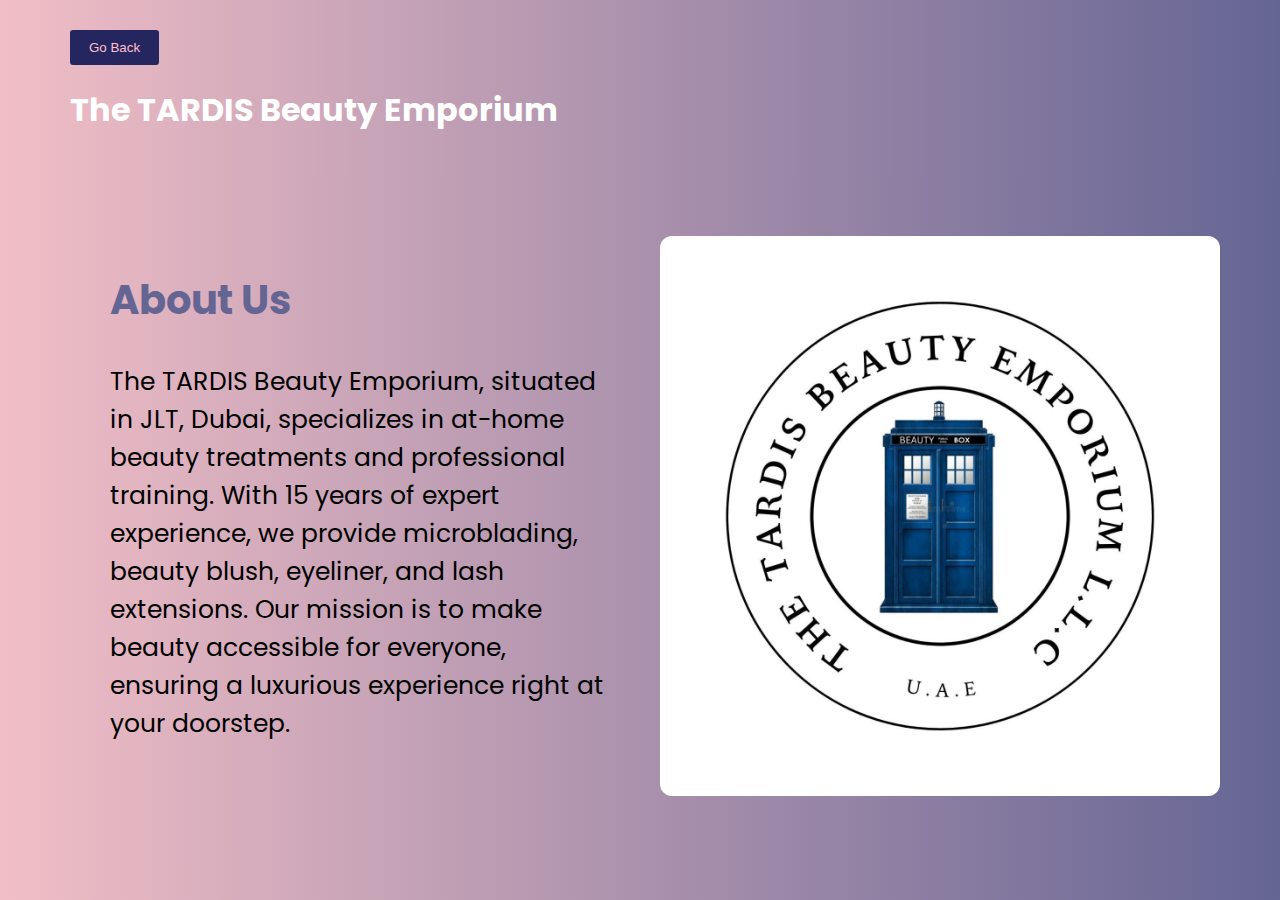
<file: about-us.html>
<!DOCTYPE html>
<html lang="en">
<head>
  <meta charset="UTF-8" />
  <meta name="viewport" content="width=device-width, initial-scale=1.0"/>
  <title>About Us - The TARDIS Beauty Emporium</title>
  <link rel="preconnect" href="https://fonts.googleapis.com">
  <link rel="preconnect" href="https://fonts.gstatic.com" crossorigin>
  <link href="https://fonts.googleapis.com/css2?family=Playfair+Display+SC:ital,wght@0,400;0,700;0,900;1,400;1,700;1,900&family=Poppins:ital,wght@0,100;0,200;0,300;0,400;0,500;0,600;0,700;0,800;0,900;1,100;1,200;1,300;1,400;1,500;1,600;1,700;1,800;1,900&display=swap" rel="stylesheet">
  <link rel="stylesheet" href="./about-us.css" />
</head>
<body style="margin: 0; font-family: 'Poppins', sans-serif; background-color: #f5f5f5; color: #333;">
  
  <header style="padding: 20px;  background: linear-gradient(to left , #656594,rgb(241, 190, 198)); color: white;">
    <a href="./index.html" class="btn btn-sm btn-outline-primary mx-1" > <button   style="color: pink; background-color:  #25255f; margin-left: 50px; margin-top: 10px; padding-left: 19px; padding-right: 19px; padding-top: 10px; padding-bottom: 10px; border-radius: 3px; border-color: white; border: 4px;" >
        Go Back
      </button> </a>
    <h1 style="margin-left: 50px;">The TARDIS Beauty Emporium</h1>
  </header>

  <main style="display: flex; flex-wrap: wrap; padding: 40px; align-items: center;">
    <div style="flex: 1; min-width: 300px; padding: 20px;">
      <h2 style="margin-top: 0; margin-left: 50px; color: #656594; font-size: 40px;">About Us</h2>
      <p style="margin-left: 50px; font-size: 25px; color: black">
        The TARDIS Beauty Emporium, situated in JLT, Dubai, specializes in at-home beauty treatments and professional training. 
        With 15 years of expert experience, we provide microblading, beauty blush, eyeliner, and lash extensions. 
        Our mission is to make beauty accessible for everyone, ensuring a luxurious experience right at your doorstep.
      </p>
    </div>
    <div style="flex: 1; min-width: 300px; padding: 20px;">
      <img src="./photo_2025-07-27_10-59-37.jpg" alt="Makeup service" style="width: 100%; border-radius: 12px;" />
    </div>
  </main>
</body>
</html>
</file>
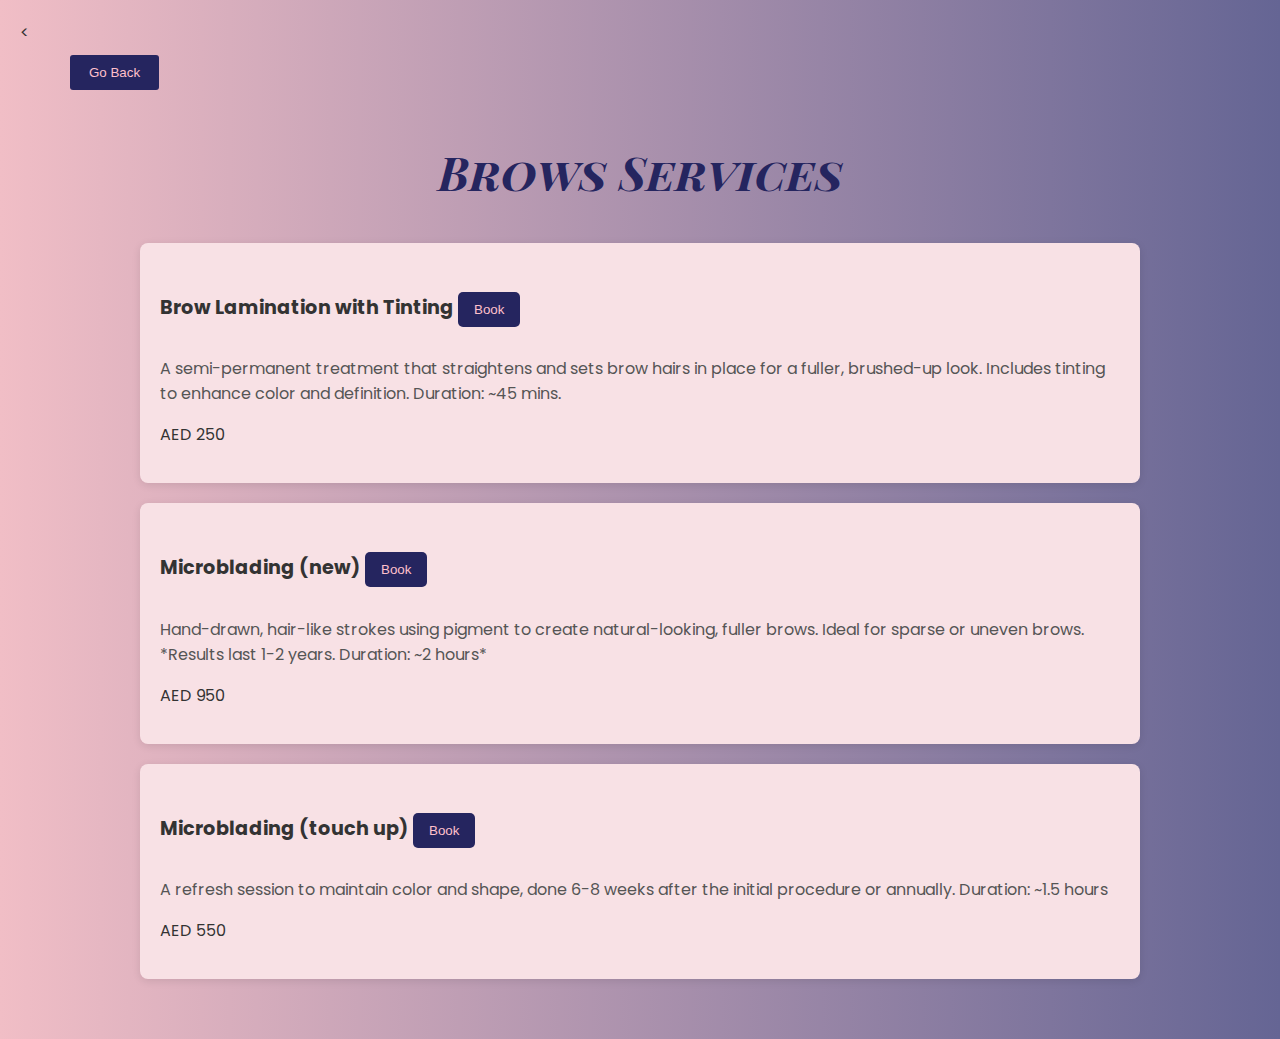
<file: brows.html>
<!DOCTYPE html>
<html lang="en">
<head>
  <<meta name="viewport" content="width=device-width, initial-scale=1.0">

  <link rel="preconnect" href="https://fonts.googleapis.com">
  <link rel="preconnect" href="https://fonts.gstatic.com" crossorigin>
  <link href="https://fonts.googleapis.com/css2?family=Playfair+Display+SC:ital,wght@0,400;0,700;0,900;1,400;1,700;1,900&family=Poppins:ital,wght@0,100;0,200;0,300;0,400;0,500;0,600;0,700;0,800;0,900;1,100;1,200;1,300;1,400;1,500;1,600;1,700;1,800;1,900&display=swap" rel="stylesheet">
  <link rel="stylesheet" href="./services.css">
</head>
<body>
  <header>
    <!-- Add a back button or logo here -->
    
        <a href="./index.html" class="btn btn-sm btn-outline-primary mx-1" > <button   style="color: pink; background-color:  #25255f; margin-left: 50px; margin-top: 10px; padding-left: 19px; padding-right: 19px; padding-top: 10px; padding-bottom: 10px; border-radius: 3px; border-color: white; border: 4px;" >
          Go Back
        </button> </a>

        
   
  </header>

  <main>
    <h1>Brows Services</h1>
  
    <div class="service-box">
        <div class="second-container">
        <p class="main">Brow Lamination with Tinting <a href="https://n1324127.alteg.io/company/1266333/record-type?o=m2770815"><button>Book</button></a></p> </div>
        <p class="second">A semi-permanent treatment that straightens and sets brow hairs in place for a fuller, brushed-up look. Includes tinting to enhance color and definition. Duration: ~45 mins.  </p>
        <p>AED 250</p>
      </div>
      
      <div class="service-box">
        <div class="second-container">
        <p class="main"> Microblading (new) <a href="https://n1324127.alteg.io/company/1266333/record-type?o=m2770815"><button>Book</button> </a></p></div>
        <p class="second"> Hand-drawn, hair-like strokes using pigment to create natural-looking, fuller brows. Ideal for sparse or uneven brows. *Results last 1-2 years. Duration: ~2 hours*</p>
        <p>AED 950</p>
      </div>
      
      <div class="service-box">
        <div class="second-container">
        <p class="main">Microblading (touch up) <a href="https://n1324127.alteg.io/company/1266333/record-type?o=m2770815"><button>Book</button></a></p></div>
        <p class="second"> A refresh session to maintain color and shape, done 6-8 weeks after the initial procedure or annually. Duration: ~1.5 hours</p>
        <p>AED 550</p>
      </div>
      
      
      <script>
        document.addEventListener('DOMContentLoaded', function() {
            // Check if we have a service to scroll to
            const serviceToScroll = sessionStorage.getItem("scrollToService");
            
            if (serviceToScroll) {
                // Find the service box that contains this service name
                const serviceBoxes = document.querySelectorAll('.service-box');
                
                for (let box of serviceBoxes) {
                    const serviceName = box.querySelector('.main').textContent.trim();
                    if (serviceName.includes(serviceToScroll)) {
                        // Scroll to this box
                        box.scrollIntoView({ behavior: 'smooth' });
                        
                        // Highlight the box temporarily
                        box.style.boxShadow = '0 0 0 2px pink';
                        setTimeout(() => {
                            box.style.boxShadow = '';
                        }, 2000);
                        
                        // Clear the stored value
                        sessionStorage.removeItem("scrollToService");
                        break;
                    }
                }
            }
        });
    </script>

      

   
  </main>
</body>
</html>
</file>
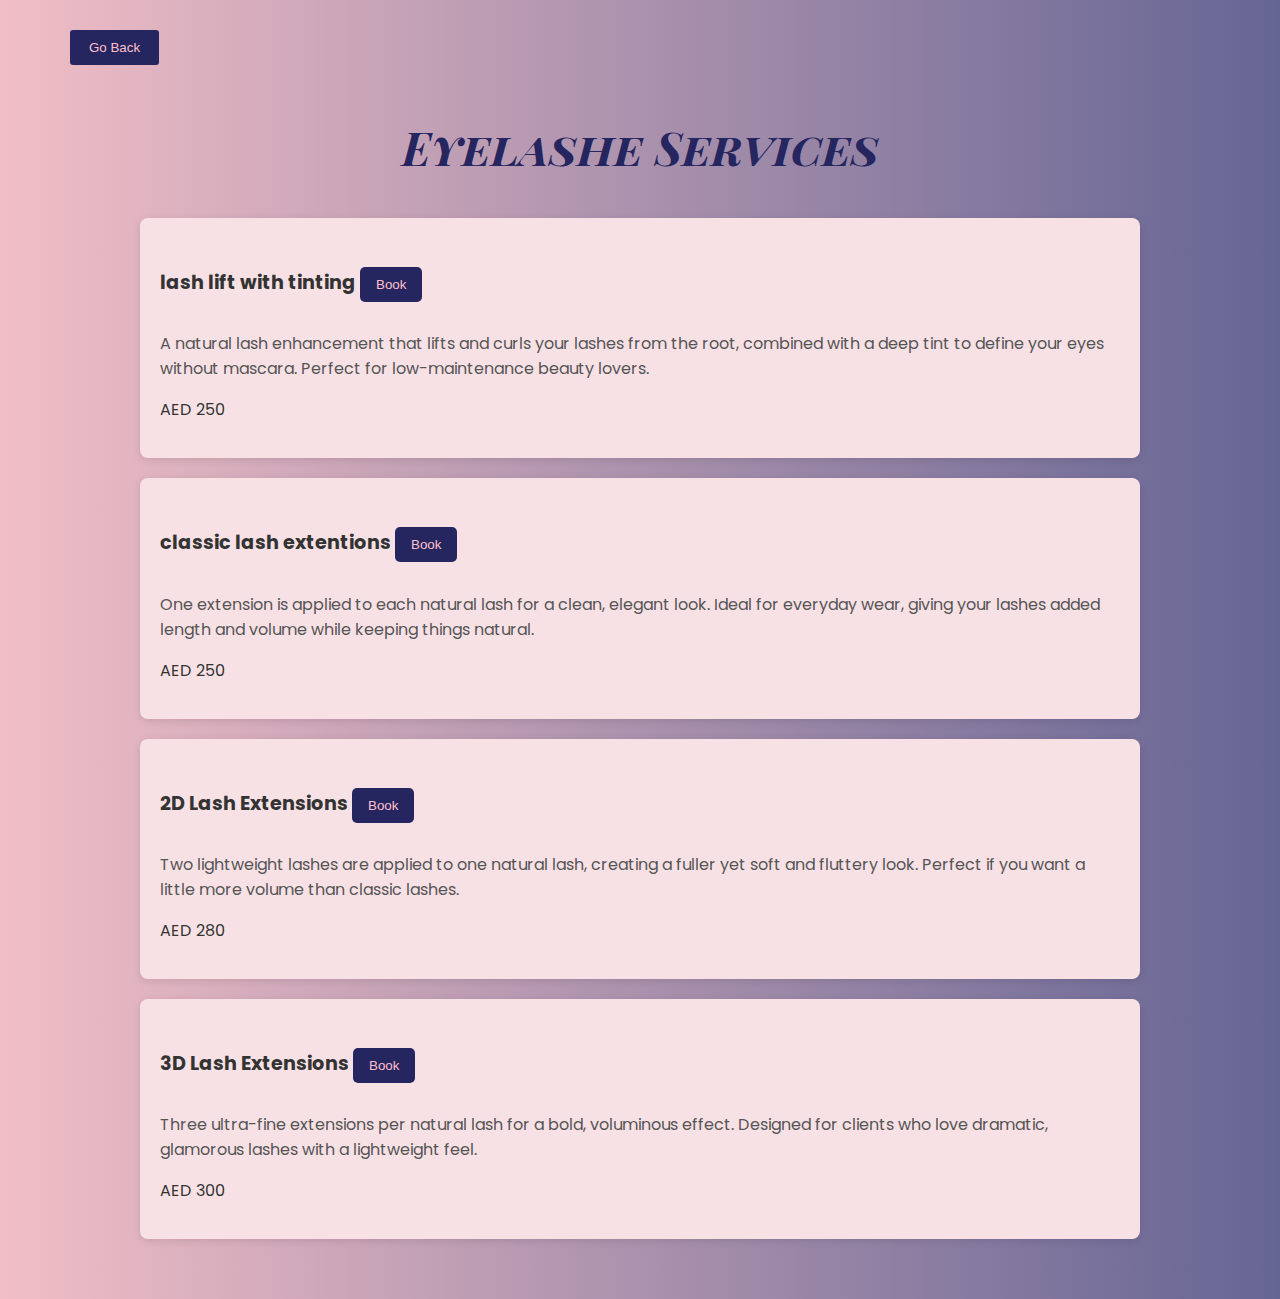
<file: eyelash.html>
<!DOCTYPE html>
<html lang="en">
<head>
  <meta name="viewport" content="width=device-width, initial-scale=1.0">

  <link rel="preconnect" href="https://fonts.googleapis.com">
  <link rel="preconnect" href="https://fonts.gstatic.com" crossorigin>
  <link href="https://fonts.googleapis.com/css2?family=Playfair+Display+SC:ital,wght@0,400;0,700;0,900;1,400;1,700;1,900&family=Poppins:ital,wght@0,100;0,200;0,300;0,400;0,500;0,600;0,700;0,800;0,900;1,100;1,200;1,300;1,400;1,500;1,600;1,700;1,800;1,900&display=swap" rel="stylesheet">
  <link rel="stylesheet" href="./services.css">
</head>
<body>
  <header>
    <!-- Add a back button or logo here -->
    
        <a href="./index.html" class="btn btn-sm btn-outline-primary mx-1" > <button   style="color: pink; background-color:  #25255f; margin-left: 50px; margin-top: 10px; padding-left: 19px; padding-right: 19px; padding-top: 10px; padding-bottom: 10px; border-radius: 3px; border-color: white; border: 4px;" >
          Go Back
        </button> </a>

        
   
  </header>

  <main>
    <h1>Eyelashe Services</h1>
  
    <div class="service-box">
        <div class="second-container">
        <p class="main">lash lift with tinting <a href="https://n1324127.alteg.io/company/1266333/record-type?o=m2770815"> <button>Book</button></a></p> </div>
        <p class="second">A natural lash enhancement that lifts and curls your lashes from the root, combined with a deep tint to define your eyes without mascara. Perfect for low-maintenance beauty lovers.  </p>
        <p>AED 250</p>
      </div>
      
      <div class="service-box">
        <div class="second-container">
        <p class="main">classic lash extentions <a href="https://n1324127.alteg.io/company/1266333/record-type?o=m2770815"><button>Book</button> </a> </p></div>
        <p class="second">  One extension is applied to each natural lash for a clean, elegant look. Ideal for everyday wear, giving your lashes added length and volume while keeping things natural.</p>
        <p>AED 250</p>
      </div>
      
      <div class="service-box">
        <div class="second-container">
        <p class="main">2D Lash Extensions  <a href="https://n1324127.alteg.io/company/1266333/record-type?o=m2770815"><button>Book</button></a></p></div>
        <p class="second"> Two lightweight lashes are applied to one natural lash, creating a fuller yet soft and fluttery look. Perfect if you want a little more volume than classic lashes.</p>
        <p>AED 280</p>
      </div>
      
      <div class="service-box">
        <div class="second-container">
        <p  class="main">3D Lash Extensions <a href="https://n1324127.alteg.io/company/1266333/record-type?o=m2770815"> <button>Book</button> </a></p> </div>
        <p class="second">Three ultra-fine extensions per natural lash for a bold, voluminous effect. Designed for clients who love dramatic, glamorous lashes with a lightweight feel.</p>
        <p>AED 300</p>
      </div>
      

      

   
  </main>
</body>
</html>
</file>
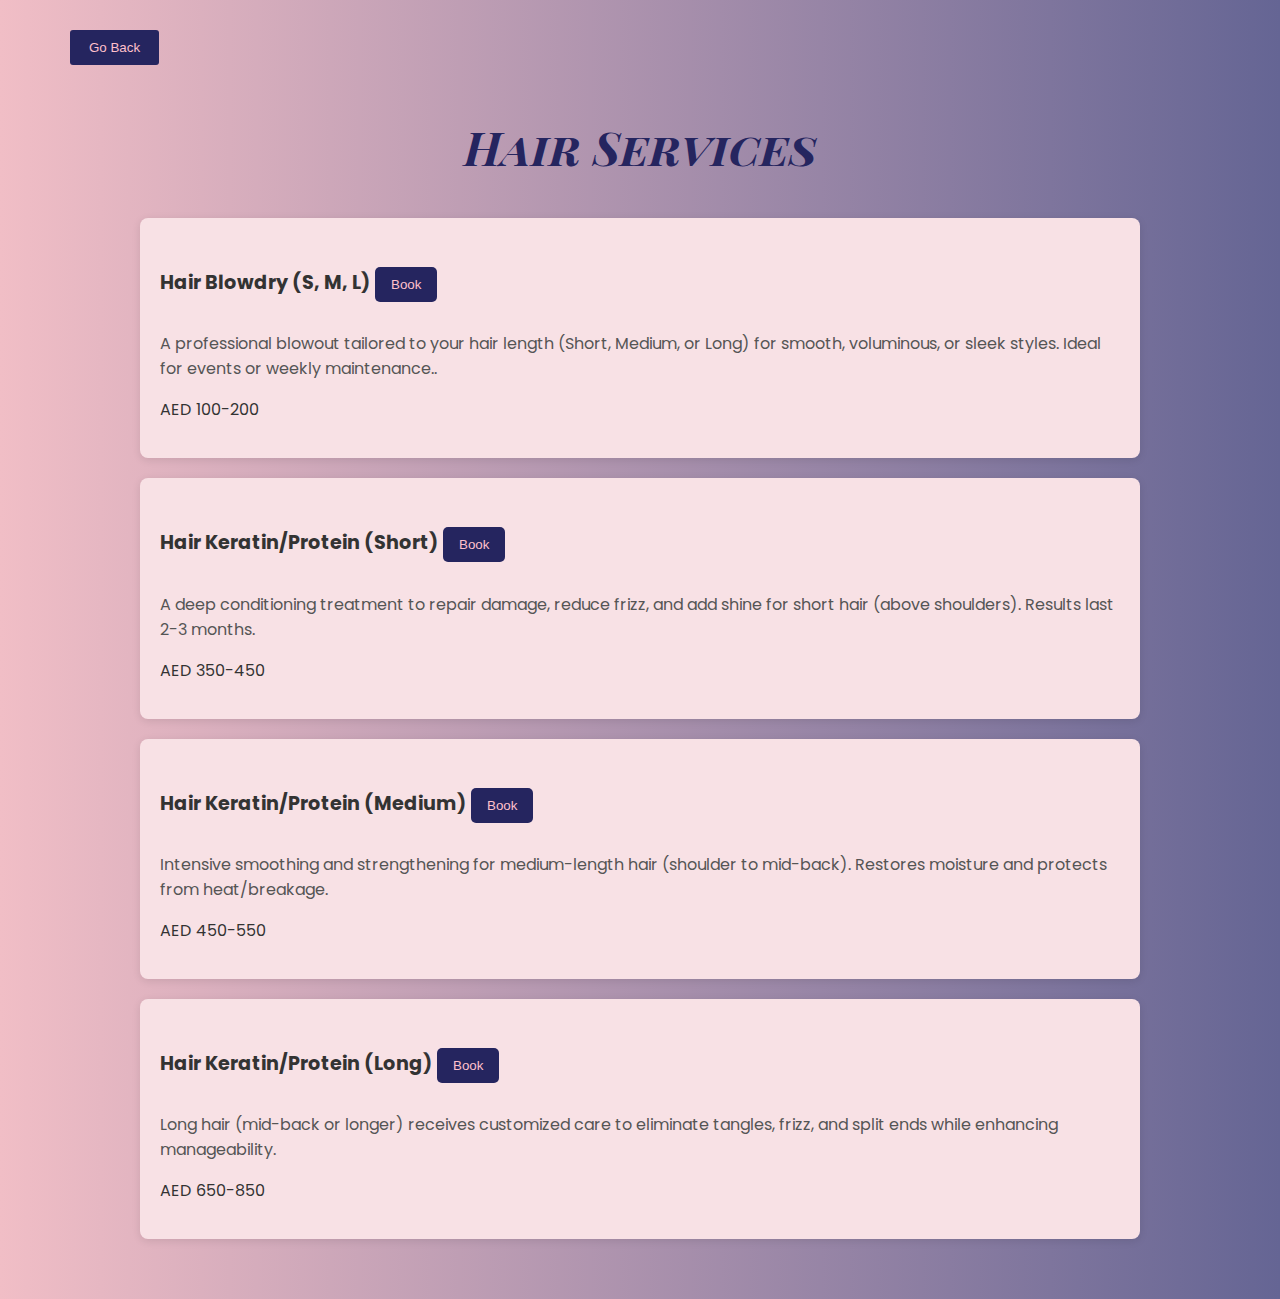
<file: hair.html>
<!DOCTYPE html>
<html lang="en">
<head>
  <meta name="viewport" content="width=device-width, initial-scale=1.0">

  <link rel="preconnect" href="https://fonts.googleapis.com">
  <link rel="preconnect" href="https://fonts.gstatic.com" crossorigin>
  <link href="https://fonts.googleapis.com/css2?family=Playfair+Display+SC:ital,wght@0,400;0,700;0,900;1,400;1,700;1,900&family=Poppins:ital,wght@0,100;0,200;0,300;0,400;0,500;0,600;0,700;0,800;0,900;1,100;1,200;1,300;1,400;1,500;1,600;1,700;1,800;1,900&display=swap" rel="stylesheet">
  <link rel="stylesheet" href="./services.css">
</head>
<body>
  <header>
    <!-- Add a back button or logo here -->
    
        <a href="./index.html" class="btn btn-sm btn-outline-primary mx-1" > <button   style="color: pink; background-color:  #25255f; margin-left: 50px; margin-top: 10px; padding-left: 19px; padding-right: 19px; padding-top: 10px; padding-bottom: 10px; border-radius: 3px; border-color: white; border: 4px;" >
          Go Back
        </button> </a>

        
   
  </header>

  <main>
    <h1>Hair Services</h1>
  
    <div class="service-box">
        <div class="second-container">
        <p class="main">Hair Blowdry (S, M, L) <a href="https://n1324127.alteg.io/company/1266333/record-type?o=m2770815"> <button>Book</button> </a></p> </div>
        <p class="second">A professional blowout tailored to your hair length (Short, Medium, or Long) for smooth, voluminous, or sleek styles. Ideal for events or weekly maintenance..  </p>
        <p>AED 100-200</p>
      </div>
      
      <div class="service-box">
        <div class="second-container">
        <p class="main">Hair Keratin/Protein (Short) <a href="https://n1324127.alteg.io/company/1266333/record-type?o=m2770815"><button>Book</button></a></p></div>
        <p class="second"> A deep conditioning treatment to repair damage, reduce frizz, and add shine for short hair (above shoulders). Results last 2-3 months.</p>
        <p>AED 350-450</p>
      </div>
      
      <div class="service-box">
        <div class="second-container">
        <p class="main">Hair Keratin/Protein (Medium) <a href="https://n1324127.alteg.io/company/1266333/record-type?o=m2770815"> <button>Book</button></a></p></div>
        <p class="second"> Intensive smoothing and strengthening for medium-length hair (shoulder to mid-back). Restores moisture and protects from heat/breakage.

          </p>
        <p>AED 450-550</p>
      </div>
      
      <div class="service-box">
        <div class="second-container">
        <p  class="main">Hair Keratin/Protein (Long) <a href="https://n1324127.alteg.io/company/1266333/record-type?o=m2770815"><button>Book</button> </a></p> </div>
        <p class="second">Long hair (mid-back or longer) receives customized care to eliminate tangles, frizz, and split ends while enhancing manageability.</p>
        <p>AED 650-850</p>
      </div>
      

      <script>
        document.addEventListener('DOMContentLoaded', function() {
            // Check if we have a service to scroll to
            const serviceToScroll = sessionStorage.getItem("scrollToService");
            
            if (serviceToScroll) {
                // Find the service box that contains this service name
                const serviceBoxes = document.querySelectorAll('.service-box');
                
                for (let box of serviceBoxes) {
                    const serviceName = box.querySelector('.main').textContent.trim();
                    if (serviceName.includes(serviceToScroll)) {
                        // Scroll to this box
                        box.scrollIntoView({ behavior: 'smooth' });
                        
                        // Highlight the box temporarily
                        box.style.boxShadow = '0 0 0 2px pink';
                        setTimeout(() => {
                            box.style.boxShadow = '';
                        }, 2000);
                        
                        // Clear the stored value
                        sessionStorage.removeItem("scrollToService");
                        break;
                    }
                }
            }
        });
    </script>

   
  </main>
</body>
</html>
</file>
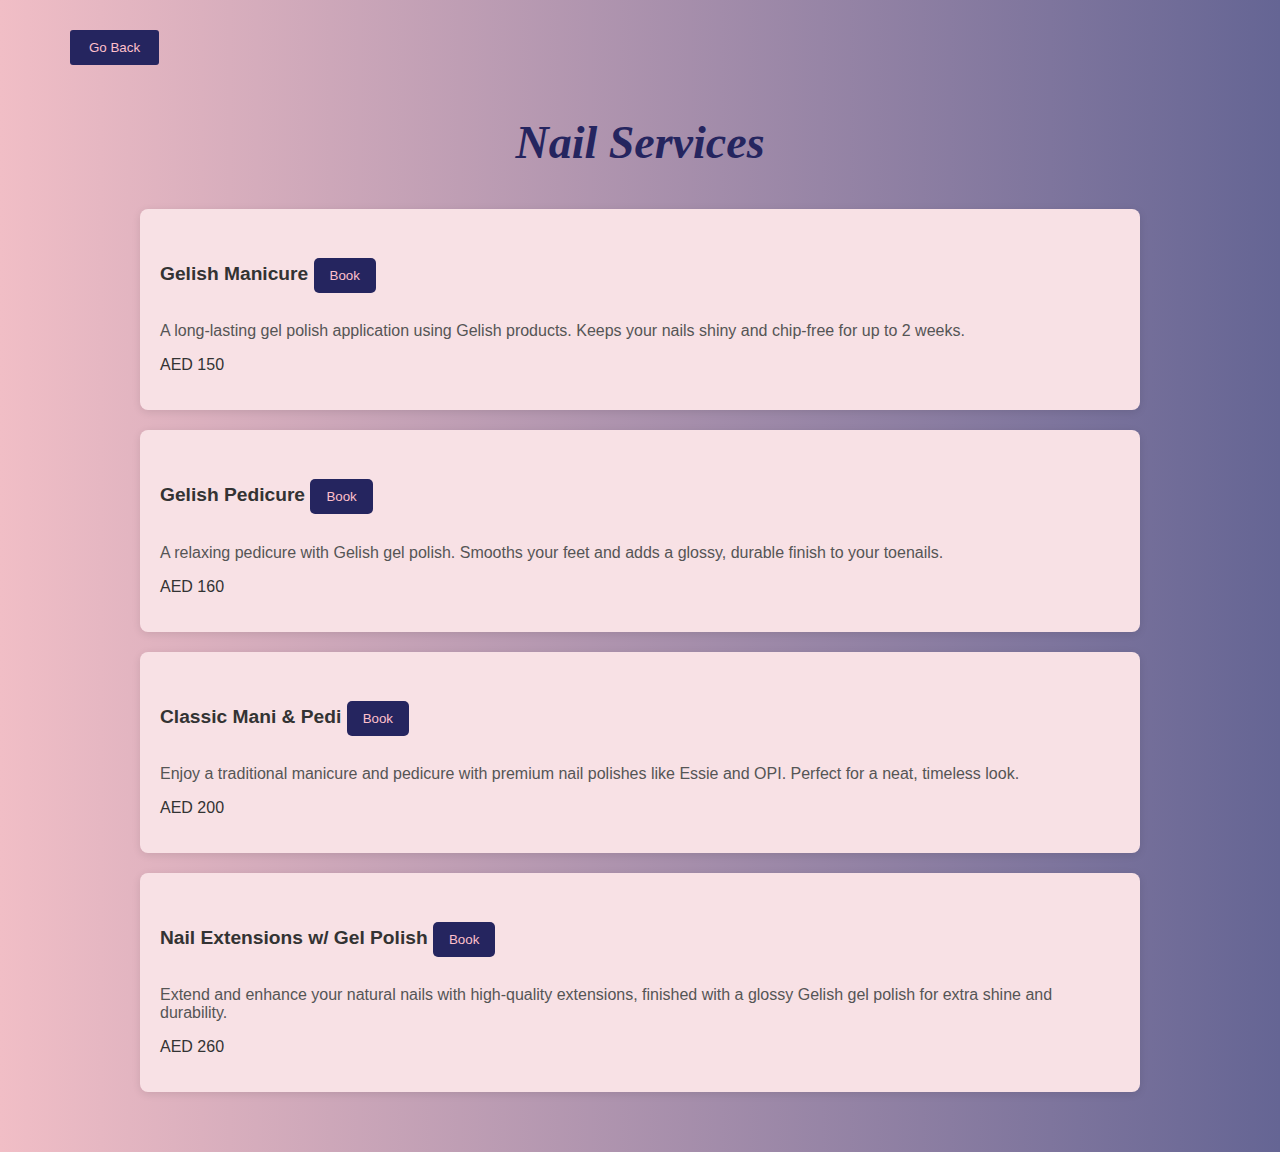
<file: nail.html>
<!DOCTYPE html>
<html lang="en">
<head>
  <meta name="viewport" content="width=device-width, initial-scale=1.0">

  <link rel="preconnect" href="https://fonts.googleapis.com">
<link rel="preconnect" href="https://fonts.gstatic.com" crossorigin>
<link href="https://fonts.googleapis.com/css2?family=Great+Vibes&display=swap" rel="stylesheet">
  <link rel="stylesheet" href="./services.css">
</head>
<body>
  <header>
    <!-- Add a back button or logo here -->
    
        <a href="./index.html" class="btn btn-sm btn-outline-primary mx-1" > <button   style="color: pink; background-color:  #25255f; margin-left: 50px; margin-top: 10px; padding-left: 19px; padding-right: 19px; padding-top: 10px; padding-bottom: 10px; border-radius: 3px; border-color: white; border: 4px;" >
          Go Back
        </button> </a>

        
   
  </header>

  <main>
    <h1>Nail Services</h1>
  
    <div class="service-box">
        <div class="second-container">
        <p class="main">Gelish Manicure <a href="https://n1324127.alteg.io/company/1266333/record-type?o=m2770815"> <button>Book</button> </a></p> </div>
        <p class="second">A long-lasting gel polish application using Gelish products. Keeps your nails shiny and chip-free for up to 2 weeks.  </p>
        <p>AED 150</p>
      </div>
      
      <div class="service-box">
        <div class="second-container">
        <p class="main">Gelish Pedicure  <a href="https://n1324127.alteg.io/company/1266333/record-type?o=m2770815"> <button>Book</button> </a></p></div>
        <p class="second"> A relaxing pedicure with Gelish gel polish. Smooths your feet and adds a glossy, durable finish to your toenails.</p>
        <p>AED 160</p>
      </div>
      
      <div class="service-box">
        <div class="second-container">
        <p class="main">Classic Mani & Pedi <a href="https://n1324127.alteg.io/company/1266333/record-type?o=m2770815"> <button>Book</button> </a></p></div>
        <p class="second"> Enjoy a traditional manicure and pedicure with premium nail polishes like Essie and OPI. Perfect for a neat, timeless look.</p>
        <p>AED 200</p>
      </div>
      
      <div class="service-box">
        <div class="second-container">
        <p  class="main">Nail Extensions w/ Gel Polish <a href="https://n1324127.alteg.io/company/1266333/record-type?o=m2770815"> <button>Book</button> </a></p> </div>
        <p class="second">Extend and enhance your natural nails with high-quality extensions, finished with a glossy Gelish gel polish for extra shine and durability.</p>
        <p>AED 260</p>
      </div>
      
   <script>
    
    document.addEventListener('DOMContentLoaded', function() {
        // Check if we have a service to scroll to
        const serviceToScroll = sessionStorage.getItem("scrollToService");
        
        if (serviceToScroll) {
            // Find the service box that contains this service name
            const serviceBoxes = document.querySelectorAll('.service-box');
            
            for (let box of serviceBoxes) {
                const serviceName = box.querySelector('.main').textContent.trim();
                if (serviceName.includes(serviceToScroll)) {
                    // Scroll to this box
                    box.scrollIntoView({ behavior: 'smooth' });
                    
                    // Highlight the box temporarily
                    box.style.boxShadow = '0 0 0 2px pink';
                    setTimeout(() => {
                        box.style.boxShadow = '';
                    }, 2000);
                    
                    // Clear the stored value
                    sessionStorage.removeItem("scrollToService");
                    break;
                }
            }
        }
    });

   </script>
      

   
  </main>
</body>
</html>
</file>
<file: about-us.css>
body{
    background: linear-gradient(to left , #656594,rgb(241, 190, 198));
    font-family: 'Playfair Display', serif;;
}


.about-button {
    padding: 10px 20px;
  
    border: 2px solid #fff;
    color: #fff;
    border-radius: 10px;
    text-decoration: none;
    font-size: 18px;
    transition: all 0.3s ease;
  }
  
  .about-button:hover {
    background-color: #fff;
    color: #7a4c99;
  }
</file>
<file: services.css>
/* services.css */

/* Base Reset */
body {
  margin: 0;
  padding: 0;
  box-sizing: border-box;
  background: linear-gradient(to left , #656594,rgb(241, 190, 198));
  
}

body {
  font-family: 'Poppins', sans-serif;
  background-color: #fdf6f9;
  padding: 20px;
  color: #333;
}

/* Service Section */
main {
  max-width: 1000px;
  margin: 0 auto;
  padding: 20px;
}

h1 {
  text-align: center;
  font-family: 'Playfair Display SC', serif;
  font-size: 46px;
  font-style: italic;
  margin-bottom: 40px;
  color: #25255f;
}

.service-box {
  background-color: rgb(248, 225, 229);
  border-radius: 8px;
  padding: 20px;
  margin-bottom: 20px;
  box-shadow: 0 2px 8px rgba(0,0,0,0.1);
}

.second-container {
  display: flex;
  justify-content: space-between;
  align-items: center;
  flex-wrap: wrap;
}

.main {
  font-weight: bold;
  font-size: 1.2rem;
}

.second {
  margin: 10px 0;
  font-size: 1rem;
  color: #555;
}

button {
  background-color: #25255f;
  color: pink;
  border: none;
  padding: 10px 16px;
  border-radius: 5px;
  cursor: pointer;
  margin-top: 10px;
 
}

/* ✅ Responsive Styles */
@media (max-width: 768px) {
  .second-container {
    flex-direction: column;
    align-items: flex-start;
  }

  .main {
    font-size: 1.1rem;
  }

  button {
    width: auto;
  text-align: center;
  }

  h1 {
    font-size: 1.7rem;
  }
}

@media (max-width: 480px) {
  body {
    padding: 10px;
  }

  .main {
    font-size: 1rem;
  }

  .second {
    font-size: 0.9rem;
  }

  button {
    font-size: 1rem;
    width: auto;          /* prevent full width */
    padding: 8px 16px;    /* reduce vertical space */
  }
  
}
/* Add to services.css */
/* Search container styling */
</file>
